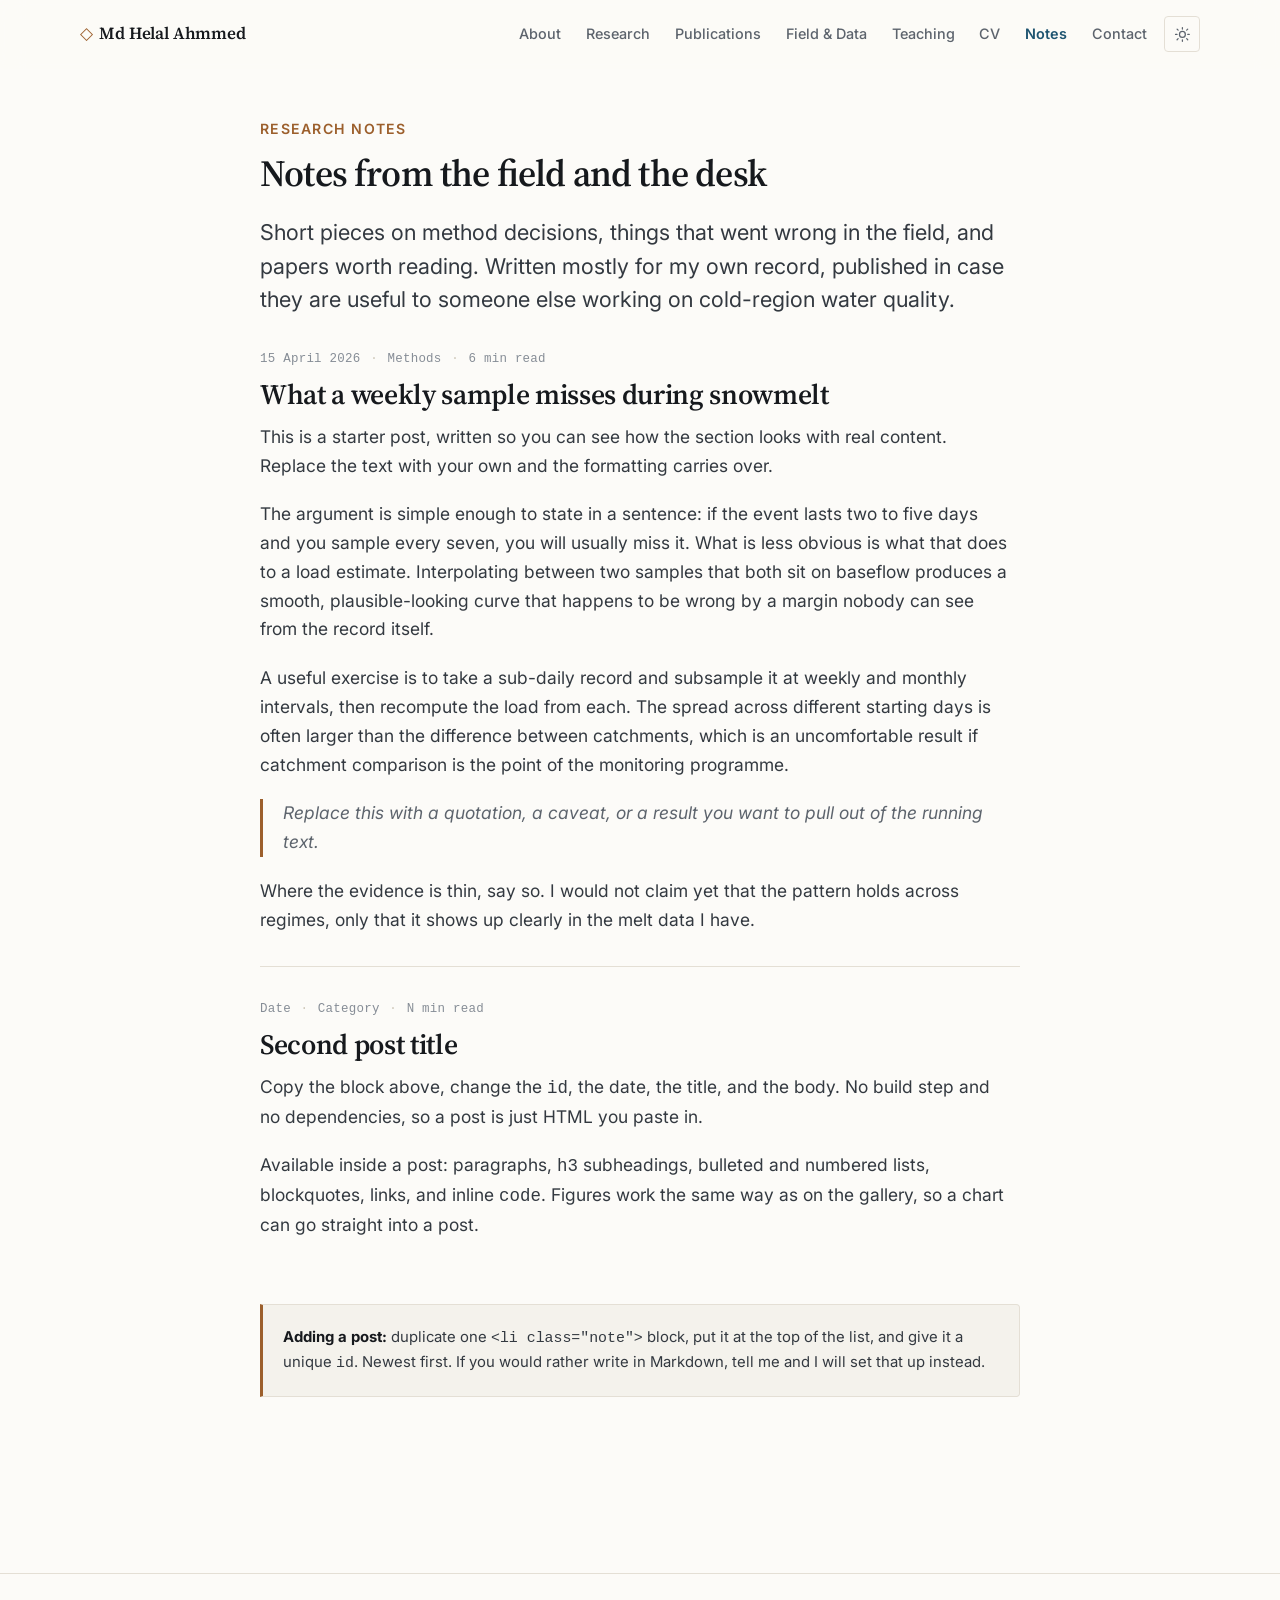
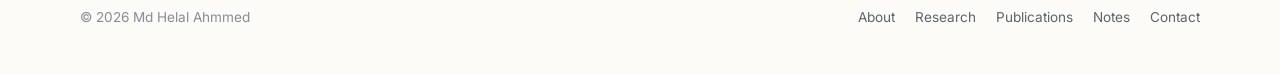
<file: notes.html>
<!DOCTYPE html>
<html lang="en">
<head>
<meta charset="utf-8">
<meta name="viewport" content="width=device-width, initial-scale=1">
<title>Research Notes — Md Helal Ahmmed</title>
<meta name="description" content="Short notes on field methods, high-frequency sampling, and reading from Md Helal Ahmmed's research on cold-region catchment nutrient transport.">

<link rel="preconnect" href="https://fonts.googleapis.com">
<link rel="preconnect" href="https://fonts.gstatic.com" crossorigin>
<link href="https://fonts.googleapis.com/css2?family=Inter:wght@400;500;600;700&family=Source+Serif+4:ital,opsz,wght@0,8..60,400;0,8..60,600;0,8..60,700;1,8..60,400&display=swap" rel="stylesheet">
<link rel="stylesheet" href="assets/css/style.css">
<link rel="icon" href="data:image/svg+xml,<svg xmlns='http://www.w3.org/2000/svg' viewBox='0 0 100 100'><text y='.9em' font-size='90'>💧</text></svg>">
</head>
<body>

<a class="skip-link" href="#main">Skip to content</a>

<header class="site-header">
  <div class="wrap site-header__inner">
    <a class="brand" href="index.html"><span class="brand__mark">◇</span>Md Helal Ahmmed</a>

    <nav class="nav" aria-label="Primary">
      <ul class="nav__list" id="primary-nav">
        <li><a class="nav__link" href="index.html#about">About</a></li>
        <li><a class="nav__link" href="index.html#research">Research</a></li>
        <li><a class="nav__link" href="index.html#publications">Publications</a></li>
        <li><a class="nav__link" href="index.html#gallery">Field &amp; Data</a></li>
        <li><a class="nav__link" href="index.html#teaching">Teaching</a></li>
        <li><a class="nav__link" href="index.html#cv">CV</a></li>
        <li><a class="nav__link is-active" href="notes.html" aria-current="page">Notes</a></li>
        <li><a class="nav__link" href="index.html#contact">Contact</a></li>
      </ul>

      <button class="icon-btn" type="button" data-theme-toggle aria-label="Switch theme" aria-pressed="false">
        <svg viewBox="0 0 24 24" fill="none" stroke="currentColor" stroke-width="1.8" stroke-linecap="round" aria-hidden="true">
          <circle cx="12" cy="12" r="4.2"></circle>
          <path d="M12 2.2v2.1M12 19.7v2.1M4.4 4.4l1.5 1.5M18.1 18.1l1.5 1.5M2.2 12h2.1M19.7 12h2.1M4.4 19.6l1.5-1.5M18.1 5.9l1.5-1.5"></path>
        </svg>
      </button>

      <button class="icon-btn nav-toggle" type="button" data-nav-toggle aria-expanded="false" aria-controls="primary-nav" aria-label="Menu">
        <svg viewBox="0 0 24 24" fill="none" stroke="currentColor" stroke-width="1.9" stroke-linecap="round" aria-hidden="true">
          <path d="M4 7h16M4 12h16M4 17h16"></path>
        </svg>
      </button>
    </nav>
  </div>
</header>

<main id="main">
  <section class="section" style="padding-top: var(--space-5);">
    <div class="wrap wrap--narrow">
      <p class="section__label">Research Notes</p>
      <h1 style="font-size: var(--step-3);">Notes from the field and the desk</h1>
      <p class="section__intro">
        Short pieces on method decisions, things that went wrong in the field, and papers worth
        reading. Written mostly for my own record, published in case they are useful to someone
        else working on cold-region water quality.
      </p>

      <ul class="note-list">

        <li class="note" id="note-sampling-frequency">
          <div class="note__meta">
            <time datetime="2026-04-15">15 April 2026</time>
            <span class="dot">·</span>
            <span>Methods</span>
            <span class="dot">·</span>
            <span>6 min read</span>
          </div>
          <h2 class="note__title"><a href="#note-sampling-frequency">What a weekly sample misses during snowmelt</a></h2>
          <div class="note__body">
            <p>
              This is a starter post, written so you can see how the section looks with real
              content. Replace the text with your own and the formatting carries over.
            </p>
            <p>
              The argument is simple enough to state in a sentence: if the event lasts two to five
              days and you sample every seven, you will usually miss it. What is less obvious is
              what that does to a load estimate. Interpolating between two samples that both sit on
              baseflow produces a smooth, plausible-looking curve that happens to be wrong by a
              margin nobody can see from the record itself.
            </p>
            <p>
              A useful exercise is to take a sub-daily record and subsample it at weekly and monthly
              intervals, then recompute the load from each. The spread across different starting
              days is often larger than the difference between catchments, which is an uncomfortable
              result if catchment comparison is the point of the monitoring programme.
            </p>
            <blockquote>
              Replace this with a quotation, a caveat, or a result you want to pull out of the
              running text.
            </blockquote>
            <p>
              Where the evidence is thin, say so. I would not claim yet that the pattern holds
              across regimes, only that it shows up clearly in the melt data I have.
            </p>
          </div>
        </li>

        <li class="note" id="note-template">
          <div class="note__meta">
            <time datetime="2026-01-01">Date</time>
            <span class="dot">·</span>
            <span>Category</span>
            <span class="dot">·</span>
            <span>N min read</span>
          </div>
          <h2 class="note__title"><a href="#note-template">Second post title</a></h2>
          <div class="note__body">
            <p>
              Copy the block above, change the <code>id</code>, the date, the title, and the body.
              No build step and no dependencies, so a post is just HTML you paste in.
            </p>
            <p>
              Available inside a post: paragraphs, <code>h3</code> subheadings, bulleted and
              numbered lists, blockquotes, links, and inline <code>code</code>. Figures work the
              same way as on the gallery, so a chart can go straight into a post.
            </p>
          </div>
        </li>

      </ul>

      <div class="callout">
        <strong>Adding a post:</strong>
        duplicate one <code>&lt;li class="note"&gt;</code> block, put it at the top of the list,
        and give it a unique <code>id</code>. Newest first. If you would rather write in Markdown,
        tell me and I will set that up instead.
      </div>
    </div>
  </section>
</main>

<footer class="site-footer">
  <div class="wrap site-footer__inner">
    <p>© <span data-year>2026</span> Md Helal Ahmmed</p>
    <div class="site-footer__links">
      <a href="index.html#about">About</a>
      <a href="index.html#research">Research</a>
      <a href="index.html#publications">Publications</a>
      <a href="notes.html">Notes</a>
      <a href="index.html#contact">Contact</a>
    </div>
  </div>
</footer>

<script src="assets/js/main.js"></script>
</body>
</html>
</file>
<file: assets/css/style.css>
/* ==========================================================================
   Md Helal Ahmmed — academic site
   Design system: clean academic. Serif display, sans UI, restrained palette
   with a deep-water accent and a prairie-clay secondary.
   ========================================================================== */

/* ---------- Tokens ---------- */

:root {
  --paper:        #fcfbf8;
  --paper-raised: #ffffff;
  --paper-sunken: #f4f2ec;
  --ink:          #16191d;
  --ink-soft:     #333940;
  --muted:        #5d646d;
  --muted-light:  #868d96;
  --rule:         #e4dfd5;
  --rule-strong:  #cfc8ba;
  --accent:       #1e5470;
  --accent-hover: #143d53;
  --accent-wash:  #eaf1f5;
  --clay:         #9c5f2c;
  --clay-wash:    #f7efe6;

  --font-display: "Source Serif 4", Charter, "Iowan Old Style", Georgia, "Times New Roman", serif;
  --font-body:    "Inter", -apple-system, BlinkMacSystemFont, "Segoe UI", Roboto, Helvetica, Arial, sans-serif;
  --font-mono:    ui-monospace, "SF Mono", "JetBrains Mono", Menlo, Consolas, monospace;

  --measure: 68ch;
  --wide: 1120px;
  --narrow: 760px;

  --step--1: clamp(0.82rem, 0.80rem + 0.10vw, 0.88rem);
  --step-0:  clamp(1.00rem, 0.97rem + 0.15vw, 1.09rem);
  --step-1:  clamp(1.18rem, 1.12rem + 0.30vw, 1.36rem);
  --step-2:  clamp(1.42rem, 1.31rem + 0.55vw, 1.80rem);
  --step-3:  clamp(1.72rem, 1.52rem + 1.00vw, 2.40rem);
  --step-4:  clamp(2.10rem, 1.72rem + 1.90vw, 3.30rem);

  --space-1: 0.375rem;
  --space-2: 0.75rem;
  --space-3: 1.25rem;
  --space-4: 2rem;
  --space-5: 3rem;
  --space-6: 4.5rem;
  --space-7: 7rem;

  --radius: 4px;
  --radius-lg: 8px;
  --shadow-sm: 0 1px 2px rgba(22, 25, 29, 0.05), 0 1px 3px rgba(22, 25, 29, 0.04);
  --shadow-md: 0 2px 6px rgba(22, 25, 29, 0.06), 0 8px 24px rgba(22, 25, 29, 0.07);

  --transition: 180ms cubic-bezier(0.4, 0, 0.2, 1);
}

@media (prefers-color-scheme: dark) {
  :root:not([data-theme="light"]) {
    --paper:        #14171a;
    --paper-raised: #1b1f23;
    --paper-sunken: #1a1e21;
    --ink:          #e9e7e2;
    --ink-soft:     #cdd2d7;
    --muted:        #9aa1a9;
    --muted-light:  #757c84;
    --rule:         #2a2f35;
    --rule-strong:  #3c434a;
    --accent:       #7ab8d6;
    --accent-hover: #a3d0e6;
    --accent-wash:  #17262e;
    --clay:         #d59a63;
    --clay-wash:    #2a211a;
    --shadow-sm: 0 1px 2px rgba(0, 0, 0, 0.3);
    --shadow-md: 0 2px 6px rgba(0, 0, 0, 0.35), 0 8px 24px rgba(0, 0, 0, 0.3);
  }
}

:root[data-theme="dark"] {
  --paper:        #14171a;
  --paper-raised: #1b1f23;
  --paper-sunken: #1a1e21;
  --ink:          #e9e7e2;
  --ink-soft:     #cdd2d7;
  --muted:        #9aa1a9;
  --muted-light:  #757c84;
  --rule:         #2a2f35;
  --rule-strong:  #3c434a;
  --accent:       #7ab8d6;
  --accent-hover: #a3d0e6;
  --accent-wash:  #17262e;
  --clay:         #d59a63;
  --clay-wash:    #2a211a;
  --shadow-sm: 0 1px 2px rgba(0, 0, 0, 0.3);
  --shadow-md: 0 2px 6px rgba(0, 0, 0, 0.35), 0 8px 24px rgba(0, 0, 0, 0.3);
}

/* ---------- Reset ---------- */

*, *::before, *::after { box-sizing: border-box; }

html {
  scroll-behavior: smooth;
  scroll-padding-top: 5.5rem;
  -webkit-text-size-adjust: 100%;
}

@media (prefers-reduced-motion: reduce) {
  html { scroll-behavior: auto; }
  *, *::before, *::after {
    animation-duration: 0.01ms !important;
    animation-iteration-count: 1 !important;
    transition-duration: 0.01ms !important;
  }
}

body {
  margin: 0;
  background: var(--paper);
  color: var(--ink);
  font-family: var(--font-body);
  font-size: var(--step-0);
  line-height: 1.65;
  font-feature-settings: "kern" 1, "liga" 1;
  -webkit-font-smoothing: antialiased;
  text-rendering: optimizeLegibility;
}

img, svg, video { max-width: 100%; height: auto; display: block; }
[hidden] { display: none !important; }

h1, h2, h3, h4 {
  font-family: var(--font-display);
  font-weight: 600;
  line-height: 1.18;
  letter-spacing: -0.012em;
  color: var(--ink);
  margin: 0 0 var(--space-3);
  text-wrap: balance;
}

h1 { font-size: var(--step-4); letter-spacing: -0.022em; }
h2 { font-size: var(--step-3); }
h3 { font-size: var(--step-1); }
h4 { font-size: var(--step-0); font-weight: 600; }

p { margin: 0 0 var(--space-3); text-wrap: pretty; }
p:last-child { margin-bottom: 0; }

a {
  color: var(--accent);
  text-decoration-thickness: 1px;
  text-underline-offset: 0.18em;
  transition: color var(--transition);
}
a:hover { color: var(--accent-hover); }

:focus-visible {
  outline: 2px solid var(--accent);
  outline-offset: 3px;
  border-radius: 2px;
}

::selection { background: var(--accent-wash); color: var(--ink); }

hr {
  border: 0;
  border-top: 1px solid var(--rule);
  margin: var(--space-5) 0;
}

/* ---------- Layout ---------- */

.wrap {
  width: min(100% - 2.5rem, var(--wide));
  margin-inline: auto;
}

.wrap--narrow { width: min(100% - 2.5rem, var(--narrow)); }

.prose { max-width: var(--measure); }
.prose p + p { margin-top: 0; }

.section {
  padding-block: var(--space-6);
  border-top: 1px solid var(--rule);
}
.section:first-of-type { border-top: 0; }

.section__label {
  font-family: var(--font-body);
  font-size: var(--step--1);
  font-weight: 600;
  letter-spacing: 0.09em;
  text-transform: uppercase;
  color: var(--clay);
  margin: 0 0 var(--space-2);
}

.section__intro {
  max-width: var(--measure);
  color: var(--ink-soft);
  font-size: var(--step-1);
  line-height: 1.55;
  margin-bottom: var(--space-4);
}

.skip-link {
  position: absolute;
  left: -9999px;
  top: 0;
  background: var(--accent);
  color: #fff;
  padding: 0.7rem 1.1rem;
  z-index: 200;
  border-radius: 0 0 var(--radius) 0;
}
.skip-link:focus { left: 0; }

/* ---------- Header / nav ---------- */

.site-header {
  position: sticky;
  top: 0;
  z-index: 100;
  background: color-mix(in srgb, var(--paper) 88%, transparent);
  backdrop-filter: saturate(180%) blur(12px);
  -webkit-backdrop-filter: saturate(180%) blur(12px);
  border-bottom: 1px solid transparent;
  transition: border-color var(--transition), box-shadow var(--transition);
}
.site-header.is-stuck {
  border-bottom-color: var(--rule);
  box-shadow: var(--shadow-sm);
}

.site-header__inner {
  display: flex;
  align-items: center;
  justify-content: space-between;
  gap: var(--space-3);
  min-height: 4.25rem;
}

.brand {
  font-family: var(--font-display);
  font-size: 1.06rem;
  font-weight: 600;
  letter-spacing: -0.01em;
  color: var(--ink);
  text-decoration: none;
  white-space: nowrap;
}
.brand:hover { color: var(--accent); }
.brand__mark {
  color: var(--clay);
  margin-right: 0.4rem;
  font-weight: 400;
}

.nav { display: flex; align-items: center; gap: var(--space-1); }

.nav__list {
  display: flex;
  align-items: center;
  gap: 0.15rem;
  list-style: none;
  margin: 0;
  padding: 0;
}

.nav__link {
  display: inline-block;
  padding: 0.42rem 0.7rem;
  font-size: 0.9rem;
  font-weight: 500;
  color: var(--muted);
  text-decoration: none;
  border-radius: var(--radius);
  transition: color var(--transition), background var(--transition);
}
.nav__link:hover { color: var(--ink); background: var(--paper-sunken); }
.nav__link.is-active { color: var(--accent); font-weight: 600; }

.icon-btn {
  display: inline-flex;
  align-items: center;
  justify-content: center;
  width: 2.25rem;
  height: 2.25rem;
  padding: 0;
  border: 1px solid var(--rule);
  border-radius: var(--radius);
  background: transparent;
  color: var(--muted);
  cursor: pointer;
  transition: color var(--transition), border-color var(--transition), background var(--transition);
}
.icon-btn:hover { color: var(--ink); border-color: var(--rule-strong); background: var(--paper-sunken); }
.icon-btn svg { width: 1.05rem; height: 1.05rem; }

.nav-toggle { display: none; margin-left: 0.25rem; }

@media (max-width: 860px) {
  .nav-toggle { display: inline-flex; }
  .nav__list {
    position: fixed;
    inset: 4.25rem 0 auto 0;
    flex-direction: column;
    align-items: stretch;
    gap: 0;
    padding: var(--space-2) 1.25rem var(--space-4);
    background: var(--paper);
    border-bottom: 1px solid var(--rule);
    box-shadow: var(--shadow-md);
    max-height: calc(100dvh - 4.25rem);
    overflow-y: auto;
    transform: translateY(-8px);
    opacity: 0;
    visibility: hidden;
    transition: opacity var(--transition), transform var(--transition), visibility var(--transition);
  }
  .nav__list.is-open { transform: translateY(0); opacity: 1; visibility: visible; }
  .nav__link {
    padding: 0.75rem 0.5rem;
    font-size: 1rem;
    border-bottom: 1px solid var(--rule);
    border-radius: 0;
  }
}

/* ---------- Hero ---------- */

.hero {
  padding-block: clamp(var(--space-5), 8vw, var(--space-7)) var(--space-6);
  position: relative;
  overflow: hidden;
}

.hero__grid {
  display: grid;
  grid-template-columns: minmax(0, 1fr) auto;
  gap: clamp(var(--space-4), 5vw, var(--space-6));
  align-items: center;
}

@media (max-width: 780px) {
  .hero__grid { grid-template-columns: minmax(0, 1fr); }
}

.hero__eyebrow {
  font-size: var(--step--1);
  font-weight: 600;
  letter-spacing: 0.09em;
  text-transform: uppercase;
  color: var(--clay);
  margin: 0 0 var(--space-2);
}

.hero__title { margin-bottom: var(--space-3); }

.hero__role {
  font-family: var(--font-display);
  font-size: var(--step-2);
  font-weight: 400;
  font-style: italic;
  color: var(--accent);
  line-height: 1.3;
  margin: 0 0 var(--space-3);
}

.hero__lede {
  font-size: var(--step-1);
  line-height: 1.6;
  color: var(--ink-soft);
  max-width: 54ch;
  margin-bottom: var(--space-4);
}

.hero__portrait {
  width: clamp(150px, 22vw, 216px);
  aspect-ratio: 4 / 5;
  object-fit: cover;
  border-radius: var(--radius-lg);
  border: 1px solid var(--rule);
  box-shadow: var(--shadow-md);
  background: var(--paper-sunken);
}

.hero__actions {
  display: flex;
  flex-wrap: wrap;
  gap: var(--space-2);
  align-items: center;
}

.btn {
  display: inline-flex;
  align-items: center;
  gap: 0.45rem;
  padding: 0.6rem 1.15rem;
  font-family: var(--font-body);
  font-size: 0.92rem;
  font-weight: 550;
  border-radius: var(--radius);
  border: 1px solid transparent;
  text-decoration: none;
  cursor: pointer;
  transition: background var(--transition), color var(--transition), border-color var(--transition), transform var(--transition);
}
.btn svg { width: 1rem; height: 1rem; flex: none; }
.btn:active { transform: translateY(1px); }

.btn--primary { background: var(--accent); color: #fff; }
.btn--primary:hover { background: var(--accent-hover); color: #fff; }
@media (prefers-color-scheme: dark) {
  :root:not([data-theme="light"]) .btn--primary { color: #0d1418; }
}
:root[data-theme="dark"] .btn--primary { color: #0d1418; }

.btn--ghost { border-color: var(--rule-strong); color: var(--ink-soft); background: transparent; }
.btn--ghost:hover { border-color: var(--accent); color: var(--accent); background: var(--accent-wash); }

/* ---------- Key facts strip ---------- */

.facts {
  display: grid;
  grid-template-columns: repeat(auto-fit, minmax(180px, 1fr));
  gap: 1px;
  background: var(--rule);
  border: 1px solid var(--rule);
  border-radius: var(--radius-lg);
  overflow: hidden;
  margin-top: var(--space-5);
}

.fact { background: var(--paper-raised); padding: var(--space-3) var(--space-3); }
.fact__k {
  font-size: 0.72rem;
  font-weight: 600;
  letter-spacing: 0.08em;
  text-transform: uppercase;
  color: var(--muted-light);
  margin: 0 0 0.3rem;
}
.fact__v {
  font-family: var(--font-display);
  font-size: 1.02rem;
  font-weight: 600;
  color: var(--ink);
  margin: 0;
  line-height: 1.4;
}
.fact__v a { text-decoration: none; }
.fact__v a:hover { text-decoration: underline; }

/* ---------- Cards / grids ---------- */

.grid { display: grid; gap: var(--space-3); }
.grid--2 { grid-template-columns: repeat(auto-fit, minmax(min(100%, 400px), 1fr)); }
.grid--3 { grid-template-columns: repeat(auto-fit, minmax(260px, 1fr)); }

.card {
  background: var(--paper-raised);
  border: 1px solid var(--rule);
  border-radius: var(--radius-lg);
  padding: var(--space-3) var(--space-3) var(--space-3);
  transition: border-color var(--transition), box-shadow var(--transition), transform var(--transition);
}
.card:hover { border-color: var(--rule-strong); box-shadow: var(--shadow-sm); }

.card__kind {
  font-family: var(--font-body);
  font-size: 0.72rem;
  font-weight: 600;
  color: var(--clay);
  letter-spacing: 0.09em;
  text-transform: uppercase;
  margin: 0 0 var(--space-2);
}
.card__title { font-size: var(--step-1); margin-bottom: var(--space-2); }
.card__body { color: var(--ink-soft); font-size: 0.95rem; margin: 0; }

/* ---------- Timeline (education / positions) ---------- */

.timeline { list-style: none; margin: 0; padding: 0; }

.timeline__item {
  display: grid;
  grid-template-columns: 10.5rem minmax(0, 1fr);
  gap: var(--space-3);
  padding-block: var(--space-3);
  border-top: 1px solid var(--rule);
}
.timeline__item:first-child { border-top: 0; padding-top: 0; }

@media (max-width: 640px) {
  .timeline__item { grid-template-columns: minmax(0, 1fr); gap: 0.35rem; }
}

.timeline__when {
  font-family: var(--font-mono);
  font-size: 0.8rem;
  font-weight: 500;
  color: var(--muted);
  letter-spacing: 0.01em;
  padding-top: 0.28rem;
  white-space: nowrap;
}

.timeline__what { min-width: 0; }
.timeline__role {
  font-family: var(--font-display);
  font-size: var(--step-1);
  font-weight: 600;
  margin: 0 0 0.15rem;
  line-height: 1.3;
}
.timeline__org { color: var(--accent); font-size: 0.95rem; margin: 0 0 0.4rem; font-weight: 500; }
.timeline__detail { color: var(--muted); font-size: 0.92rem; margin: 0; }

/* ---------- Publications ---------- */

.pub-controls {
  display: flex;
  flex-wrap: wrap;
  gap: var(--space-2);
  align-items: center;
  margin-bottom: var(--space-4);
  padding-bottom: var(--space-3);
  border-bottom: 1px solid var(--rule);
}

.chip {
  padding: 0.35rem 0.8rem;
  font-size: 0.85rem;
  font-weight: 500;
  font-family: var(--font-body);
  color: var(--muted);
  background: transparent;
  border: 1px solid var(--rule);
  border-radius: 100px;
  cursor: pointer;
  transition: all var(--transition);
}
.chip:hover { color: var(--ink); border-color: var(--rule-strong); }
.chip.is-active { background: var(--accent); border-color: var(--accent); color: #fff; }
:root[data-theme="dark"] .chip.is-active { color: #0d1418; }
@media (prefers-color-scheme: dark) {
  :root:not([data-theme="light"]) .chip.is-active { color: #0d1418; }
}

.pub-list { list-style: none; margin: 0; padding: 0; counter-reset: pub; }

.pub {
  display: grid;
  grid-template-columns: 3.25rem minmax(0, 1fr);
  gap: var(--space-3);
  padding-block: var(--space-3);
  border-top: 1px solid var(--rule);
}
.pub:first-child { border-top: 0; padding-top: 0; }

@media (max-width: 560px) {
  .pub { grid-template-columns: minmax(0, 1fr); gap: 0.5rem; }
}

.pub__year {
  font-family: var(--font-mono);
  font-size: 0.85rem;
  font-weight: 600;
  color: var(--clay);
  padding-top: 0.2rem;
}

.pub__title {
  font-family: var(--font-display);
  font-size: 1.1rem;
  font-weight: 600;
  line-height: 1.35;
  margin: 0 0 0.35rem;
}
.pub__title a { color: var(--ink); text-decoration: none; }
.pub__title a:hover { color: var(--accent); text-decoration: underline; }

.pub__authors { font-size: 0.9rem; color: var(--muted); margin: 0 0 0.3rem; }
.pub__authors .me { color: var(--ink); font-weight: 650; }

.pub__venue { font-size: 0.9rem; color: var(--ink-soft); margin: 0 0 0.5rem; }
.pub__venue em { font-style: italic; }

.pub__links { display: flex; flex-wrap: wrap; gap: 0.4rem; }

.tag {
  display: inline-flex;
  align-items: center;
  gap: 0.3rem;
  padding: 0.2rem 0.55rem;
  font-size: 0.76rem;
  font-weight: 550;
  font-family: var(--font-body);
  letter-spacing: 0.02em;
  border-radius: 3px;
  border: 1px solid var(--rule-strong);
  color: var(--muted);
  text-decoration: none;
  background: transparent;
  transition: all var(--transition);
}
a.tag:hover { color: var(--accent); border-color: var(--accent); background: var(--accent-wash); }

.tag--status { border-style: dashed; color: var(--clay); border-color: var(--clay); background: var(--clay-wash); }

/* ---------- Gallery ---------- */

.gallery {
  display: grid;
  grid-template-columns: repeat(auto-fit, minmax(min(100%, 290px), 1fr));
  gap: var(--space-3);
}

.figure {
  margin: 0;
  border: 1px solid var(--rule);
  border-radius: var(--radius-lg);
  overflow: hidden;
  background: var(--paper-raised);
  transition: border-color var(--transition), box-shadow var(--transition);
}
.figure:hover { border-color: var(--rule-strong); box-shadow: var(--shadow-md); }

.figure__media {
  display: block;
  width: 100%;
  border: 0;
  padding: 0;
  background: var(--paper-sunken);
  cursor: zoom-in;
  aspect-ratio: 4 / 3;
  overflow: hidden;
}
.figure__media img { width: 100%; height: 100%; object-fit: cover; }

.figure__ph {
  width: 100%;
  height: 100%;
  display: flex;
  flex-direction: column;
  align-items: center;
  justify-content: center;
  gap: 0.5rem;
  color: var(--muted-light);
  font-size: 0.82rem;
  text-align: center;
  padding: var(--space-3);
  background:
    repeating-linear-gradient(
      45deg,
      transparent, transparent 9px,
      color-mix(in srgb, var(--rule) 60%, transparent) 9px,
      color-mix(in srgb, var(--rule) 60%, transparent) 10px
    );
}
.figure__ph svg { width: 1.6rem; height: 1.6rem; opacity: 0.6; }

.figure figcaption {
  padding: var(--space-2) var(--space-3) var(--space-3);
  font-size: 0.88rem;
  line-height: 1.55;
  color: var(--muted);
}
.figure figcaption strong {
  display: block;
  font-family: var(--font-display);
  font-size: 0.98rem;
  color: var(--ink);
  font-weight: 600;
  margin-bottom: 0.2rem;
}

/* Lightbox */
.lightbox {
  position: fixed;
  inset: 0;
  z-index: 300;
  display: flex;
  align-items: center;
  justify-content: center;
  padding: clamp(1rem, 5vw, 3rem);
  background: rgba(10, 12, 14, 0.9);
  backdrop-filter: blur(4px);
}
.lightbox img {
  max-width: 100%;
  max-height: 82vh;
  object-fit: contain;
  border-radius: var(--radius);
  box-shadow: 0 20px 60px rgba(0, 0, 0, 0.5);
}
.lightbox__cap {
  color: #e9e7e2;
  font-size: 0.9rem;
  text-align: center;
  margin-top: var(--space-3);
  max-width: 60ch;
}
.lightbox__fig { margin: 0; display: flex; flex-direction: column; align-items: center; }
.lightbox__close {
  position: absolute;
  top: 1rem;
  right: 1rem;
  width: 2.5rem;
  height: 2.5rem;
  border-radius: 50%;
  border: 1px solid rgba(255, 255, 255, 0.25);
  background: rgba(255, 255, 255, 0.08);
  color: #fff;
  font-size: 1.4rem;
  line-height: 1;
  cursor: pointer;
}
.lightbox__close:hover { background: rgba(255, 255, 255, 0.18); }

/* ---------- Notes / blog ---------- */

.note-list { list-style: none; margin: 0; padding: 0; }

.note {
  padding-block: var(--space-4);
  border-top: 1px solid var(--rule);
}
.note:first-child { border-top: 0; padding-top: 0; }

.note__meta {
  display: flex;
  flex-wrap: wrap;
  align-items: center;
  gap: 0.6rem;
  font-family: var(--font-mono);
  font-size: 0.78rem;
  color: var(--muted-light);
  margin-bottom: 0.5rem;
  letter-spacing: 0.02em;
}
.note__meta .dot { color: var(--rule-strong); }

.note__title { font-size: var(--step-2); margin-bottom: var(--space-2); }
.note__title a { color: var(--ink); text-decoration: none; }
.note__title a:hover { color: var(--accent); }

.note__body { color: var(--ink-soft); max-width: var(--measure); }
.note__body h3 { margin-top: var(--space-4); }
.note__body ul, .note__body ol { padding-left: 1.3rem; }
.note__body li { margin-bottom: 0.4rem; }
.note__body blockquote {
  margin: var(--space-3) 0;
  padding-left: var(--space-3);
  border-left: 3px solid var(--clay);
  color: var(--muted);
  font-style: italic;
}

/* ---------- Callout ---------- */

.callout {
  border: 1px solid var(--rule);
  border-left: 3px solid var(--clay);
  background: var(--paper-sunken);
  border-radius: 0 var(--radius) var(--radius) 0;
  padding: var(--space-3);
  font-size: 0.93rem;
  color: var(--ink-soft);
  margin-block: var(--space-4);
}
.callout strong { color: var(--ink); }

/* ---------- Placeholder marker ---------- */

.ph {
  color: var(--clay);
  background: var(--clay-wash);
  border-bottom: 1px dashed var(--clay);
  padding: 0 0.2em;
  border-radius: 2px 2px 0 0;
  font-style: normal;
}

/* ---------- Contact ---------- */

.contact-grid {
  display: grid;
  grid-template-columns: repeat(auto-fit, minmax(220px, 1fr));
  gap: var(--space-3);
  margin-top: var(--space-4);
}

.contact-card {
  border: 1px solid var(--rule);
  border-radius: var(--radius-lg);
  padding: var(--space-3);
  background: var(--paper-raised);
  transition: border-color var(--transition), box-shadow var(--transition);
}
.contact-card:hover { border-color: var(--accent); box-shadow: var(--shadow-sm); }
.contact-card__k {
  font-size: 0.72rem;
  font-weight: 600;
  letter-spacing: 0.08em;
  text-transform: uppercase;
  color: var(--muted-light);
  margin: 0 0 0.35rem;
}
.contact-card__v { font-size: 0.98rem; margin: 0; word-break: break-word; }
.contact-card__v a { text-decoration: none; font-weight: 500; }
.contact-card__v a:hover { text-decoration: underline; }

/* ---------- Footer ---------- */

.site-footer {
  border-top: 1px solid var(--rule);
  padding-block: var(--space-4);
  margin-top: var(--space-6);
  color: var(--muted-light);
  font-size: 0.85rem;
}
.site-footer__inner {
  display: flex;
  flex-wrap: wrap;
  gap: var(--space-2) var(--space-4);
  align-items: baseline;
  justify-content: space-between;
}
.site-footer a { color: var(--muted); text-decoration: none; }
.site-footer a:hover { color: var(--accent); text-decoration: underline; }
.site-footer__links { display: flex; flex-wrap: wrap; gap: var(--space-3); }

/* ---------- Utilities ---------- */

.u-mt-4 { margin-top: var(--space-4); }
.u-mt-5 { margin-top: var(--space-5); }
.u-mb-3 { margin-bottom: var(--space-3); }
.visually-hidden {
  position: absolute;
  width: 1px; height: 1px;
  padding: 0; margin: -1px;
  overflow: hidden;
  clip: rect(0 0 0 0);
  white-space: nowrap;
  border: 0;
}

.scroller { overflow-x: auto; -webkit-overflow-scrolling: touch; }

/* ---------- Print ---------- */

@media print {
  .site-header, .site-footer, .nav, .pub-controls, .hero__actions, .lightbox { display: none !important; }
  body { background: #fff; color: #000; font-size: 10.5pt; }
  .section { padding-block: 1rem; break-inside: avoid; }
  a { color: #000; text-decoration: underline; }
  .ph { background: none; color: #000; }
}
</file>
